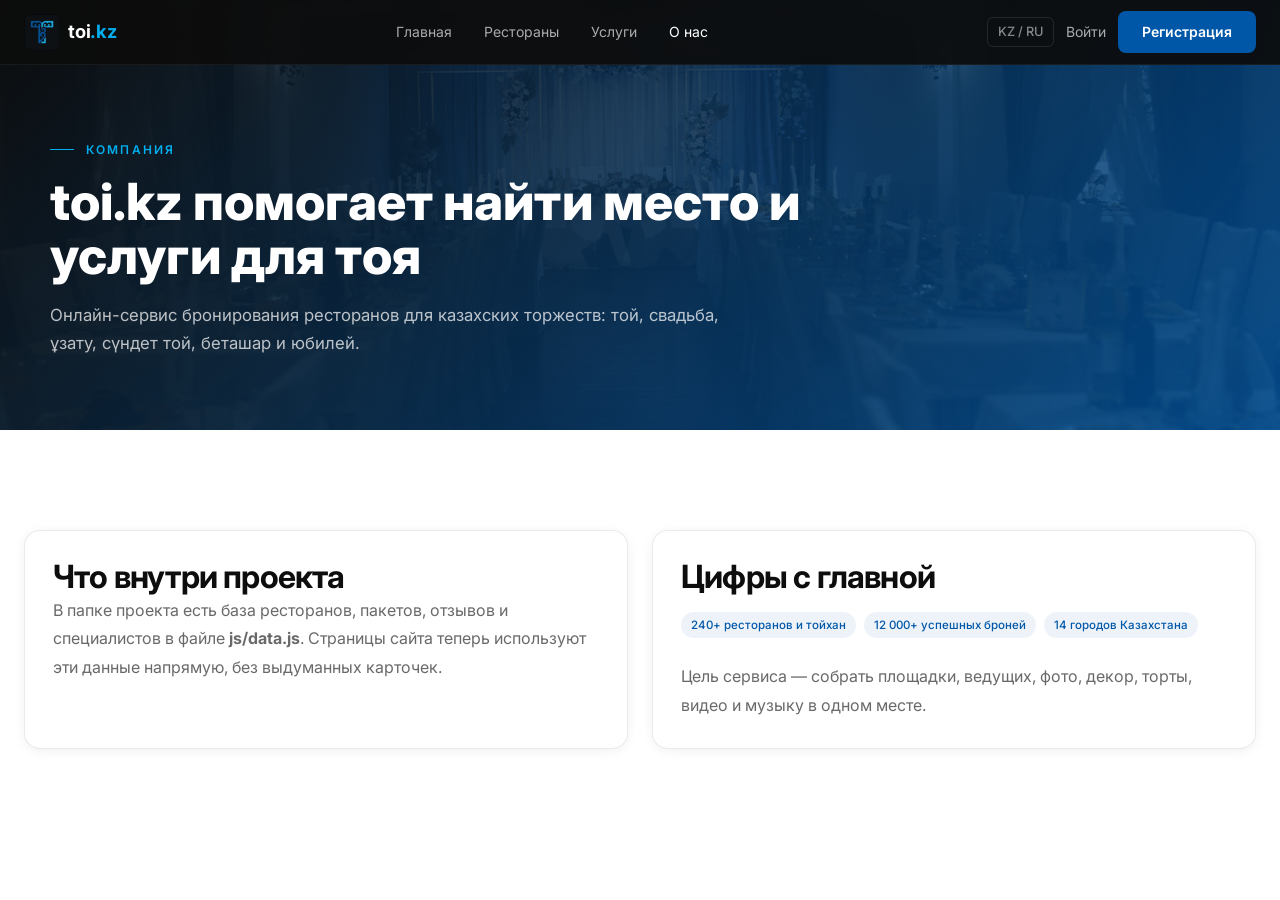
<file: about.html>
<!DOCTYPE html><html lang="ru"><head>
  <meta charset="UTF-8">
  <meta name="viewport" content="width=device-width, initial-scale=1.0">
  <link rel="icon" type="image/png" sizes="32x32" href="img/favicon-32.png">
  <link rel="stylesheet" href="css/style.css">
  <link rel="stylesheet" href="css/components.css">
  <link rel="stylesheet" href="css/responsive.css">
  <link rel="stylesheet" href="css/auth.css">
  <link rel="stylesheet" href="css/pages.css">
  <title>О нас | toi.kz</title>
</head><body>
  <nav class="navbar"><div class="navbar-inner"><a href="index.html" class="navbar-logo"><div class="navbar-logo-icon"><img src="img/logo.png" alt="toi.kz"></div><span class="navbar-logo-text">toi<span>.kz</span></span></a><div class="navbar-links"><a href="index.html">Главная</a><a href="restaurants.html">Рестораны</a><a href="services.html">Услуги</a><a href="about.html" class="active">О нас</a></div><div class="navbar-actions"><span class="navbar-lang">KZ / RU</span><a href="login.html" class="btn-login" style="color:rgba(255,255,255,0.65);">Войти</a><a href="register.html" class="btn-primary">Регистрация</a></div><button class="burger" aria-label="Меню"><span></span><span></span><span></span></button></div></nav>
  <div class="mobile-menu"><a href="index.html">Главная</a><a href="restaurants.html">Рестораны</a><a href="services.html">Услуги</a><a href="about.html">О нас</a><a href="booking.html" class="btn-primary" style="text-align:center;margin-top:8px;">Забронировать</a></div>

  <header class="page-hero">
    <div class="page-hero-inner">
      <div class="section-eyebrow"><div class="section-eyebrow-line" style="background:var(--blue-light)"></div><span class="section-eyebrow-text" style="color:var(--blue-light)">Компания</span></div>
      <h1 class="page-title">toi.kz помогает найти место и услуги для тоя</h1>
      <p class="page-lead">Онлайн-сервис бронирования ресторанов для казахских торжеств: той, свадьба, ұзату, сүндет той, беташар и юбилей.</p>
    </div>
  </header>

  <main class="section section-white">
    <div class="container page-grid-2">
      <div class="detail-panel">
        <h2 class="section-title" style="font-size:2rem;">Что внутри проекта</h2>
        <p style="color:rgba(13,13,13,0.62);line-height:1.8;">В папке проекта есть база ресторанов, пакетов, отзывов и специалистов в файле <strong>js/data.js</strong>. Страницы сайта теперь используют эти данные напрямую, без выдуманных карточек.</p>
      </div>
      <div class="detail-panel">
        <h2 class="section-title" style="font-size:2rem;">Цифры с главной</h2>
        <div class="detail-list"><span class="tag">240+ ресторанов и тойхан</span><span class="tag">12 000+ успешных броней</span><span class="tag">14 городов Казахстана</span></div>
        <p style="color:rgba(13,13,13,0.62);line-height:1.8;">Цель сервиса — собрать площадки, ведущих, фото, декор, торты, видео и музыку в одном месте.</p>
      </div>
    </div>
  </main>

  <script src="js/main.js"></script><script src="js/auth.js"></script>
</body></html>
</file>
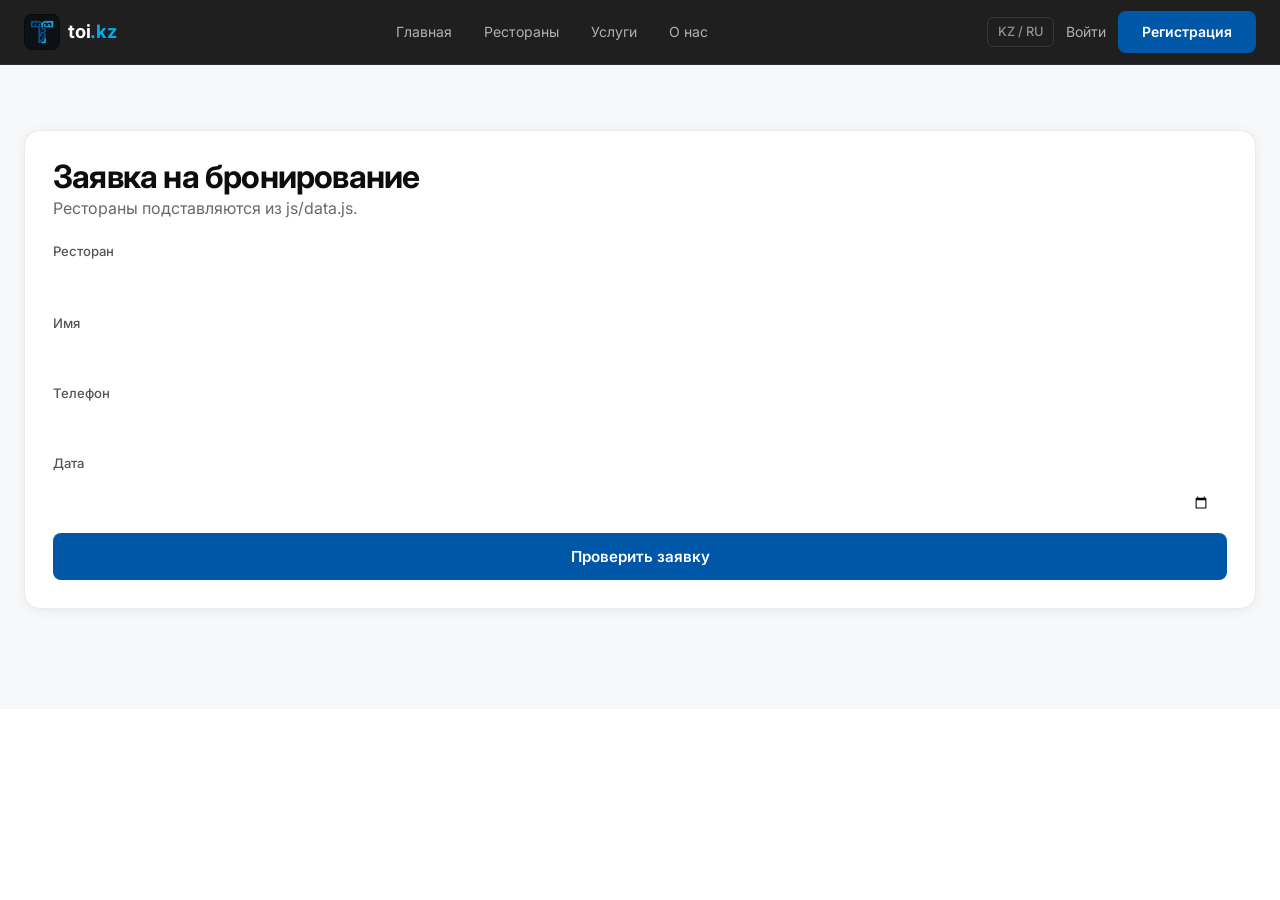
<file: booking.html>
<!DOCTYPE html><html lang="ru"><head>
  <meta charset="UTF-8">
  <meta name="viewport" content="width=device-width, initial-scale=1.0">
  <link rel="icon" type="image/png" sizes="32x32" href="img/favicon-32.png">
  <link rel="stylesheet" href="css/style.css">
  <link rel="stylesheet" href="css/components.css">
  <link rel="stylesheet" href="css/responsive.css">
  <link rel="stylesheet" href="css/auth.css">
  <link rel="stylesheet" href="css/pages.css">
  <title>Бронирование | toi.kz</title>
</head><body>
  <nav class="navbar"><div class="navbar-inner"><a href="index.html" class="navbar-logo"><div class="navbar-logo-icon"><img src="img/logo.png" alt="toi.kz"></div><span class="navbar-logo-text">toi<span>.kz</span></span></a><div class="navbar-links"><a href="index.html">Главная</a><a href="restaurants.html">Рестораны</a><a href="services.html">Услуги</a><a href="about.html">О нас</a></div><div class="navbar-actions"><span class="navbar-lang">KZ / RU</span><a href="login.html" class="btn-login" style="color:rgba(255,255,255,0.65);">Войти</a><a href="register.html" class="btn-primary">Регистрация</a></div><button class="burger" aria-label="Меню"><span></span><span></span><span></span></button></div></nav>
  <main class="section section-light" style="padding-top:130px;">
    <div class="container">
      <div class="booking-card">
        <h1 class="section-title" style="font-size:2rem;">Заявка на бронирование</h1>
        <p style="color:rgba(13,13,13,0.62);margin-bottom:20px;">Рестораны подставляются из js/data.js.</p>
        <div class="auth-success" id="booking-status" style="display:none;margin-bottom:16px;"></div>
        <form id="booking-form" class="auth-form">
          <label class="form-label" for="booking-restaurant" style="color:rgba(13,13,13,0.7)">Ресторан</label>
          <select class="form-input" id="booking-restaurant"></select>
          <label class="form-label" for="booking-name" style="color:rgba(13,13,13,0.7)">Имя</label>
          <input class="form-input" id="booking-name" type="text" required>
          <label class="form-label" for="booking-phone" style="color:rgba(13,13,13,0.7)">Телефон</label>
          <input class="form-input" id="booking-phone" type="tel" required>
          <label class="form-label" for="booking-date" style="color:rgba(13,13,13,0.7)">Дата</label>
          <input class="form-input" id="booking-date" type="date" required>
          <button class="btn-primary auth-btn" type="submit">Проверить заявку</button>
        </form>
      </div>
    </div>
  </main>
  <script src="js/data.js"></script><script src="js/main.js"></script><script src="js/pages.js"></script><script src="js/auth.js"></script>
</body></html>
</file>
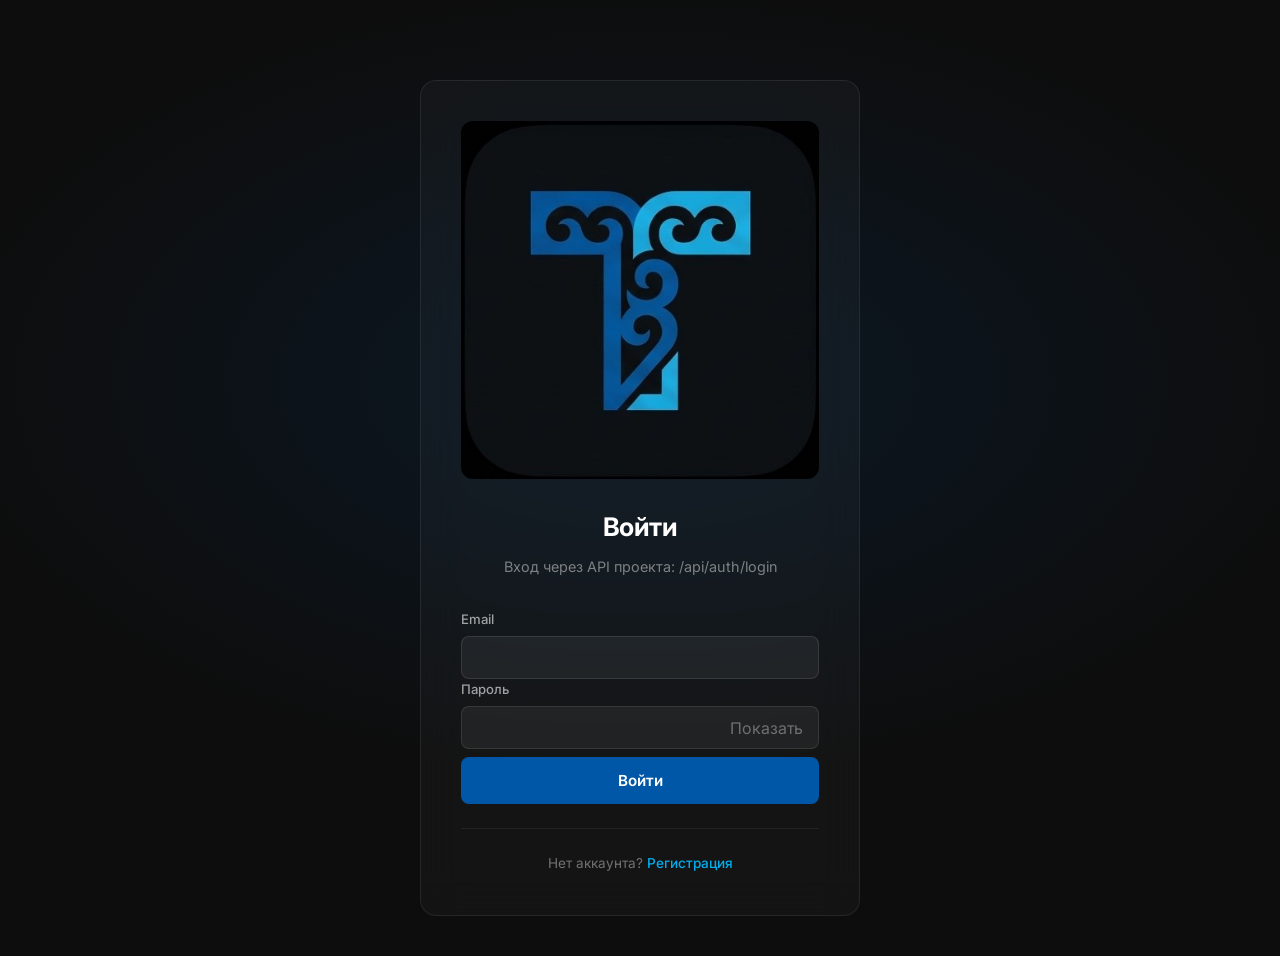
<file: login.html>
<!DOCTYPE html><html lang="ru"><head>
  <meta charset="UTF-8">
  <meta name="viewport" content="width=device-width, initial-scale=1.0">
  <link rel="icon" type="image/png" sizes="32x32" href="img/favicon-32.png">
  <link rel="stylesheet" href="css/style.css">
  <link rel="stylesheet" href="css/components.css">
  <link rel="stylesheet" href="css/auth.css">
  <title>Войти | toi.kz</title>
</head><body class="auth-page">
  <div class="auth-container">
    <div class="auth-card">
      <div class="auth-header">
        <a href="index.html" class="auth-logo"><img src="img/logo.png" alt="toi.kz"></a>
        <h1 class="auth-title">Войти</h1>
        <p class="auth-subtitle">Вход через API проекта: /api/auth/login</p>
      </div>
      <div class="auth-error" id="auth-error" style="display:none;"></div>
      <form class="auth-form" onsubmit="handleLogin(); return false;">
        <label class="form-label" for="login-email">Email</label>
        <input class="form-input" id="login-email" type="email" autocomplete="email" required>
        <label class="form-label" for="login-password">Пароль</label>
        <div class="password-field">
          <input class="form-input" id="login-password" type="password" autocomplete="current-password" required>
          <button class="password-toggle" type="button" onclick="togglePassword('login-password', this)">Показать</button>
        </div>
        <button class="btn-primary auth-btn" id="login-btn" type="submit"><span id="login-btn-text">Войти</span><span id="login-btn-loading" style="display:none;">Загрузка...</span></button>
      </form>
      <div class="auth-footer"><p>Нет аккаунта? <a href="register.html">Регистрация</a></p></div>
    </div>
  </div>
  <script src="js/auth.js"></script>
</body></html>
</file>
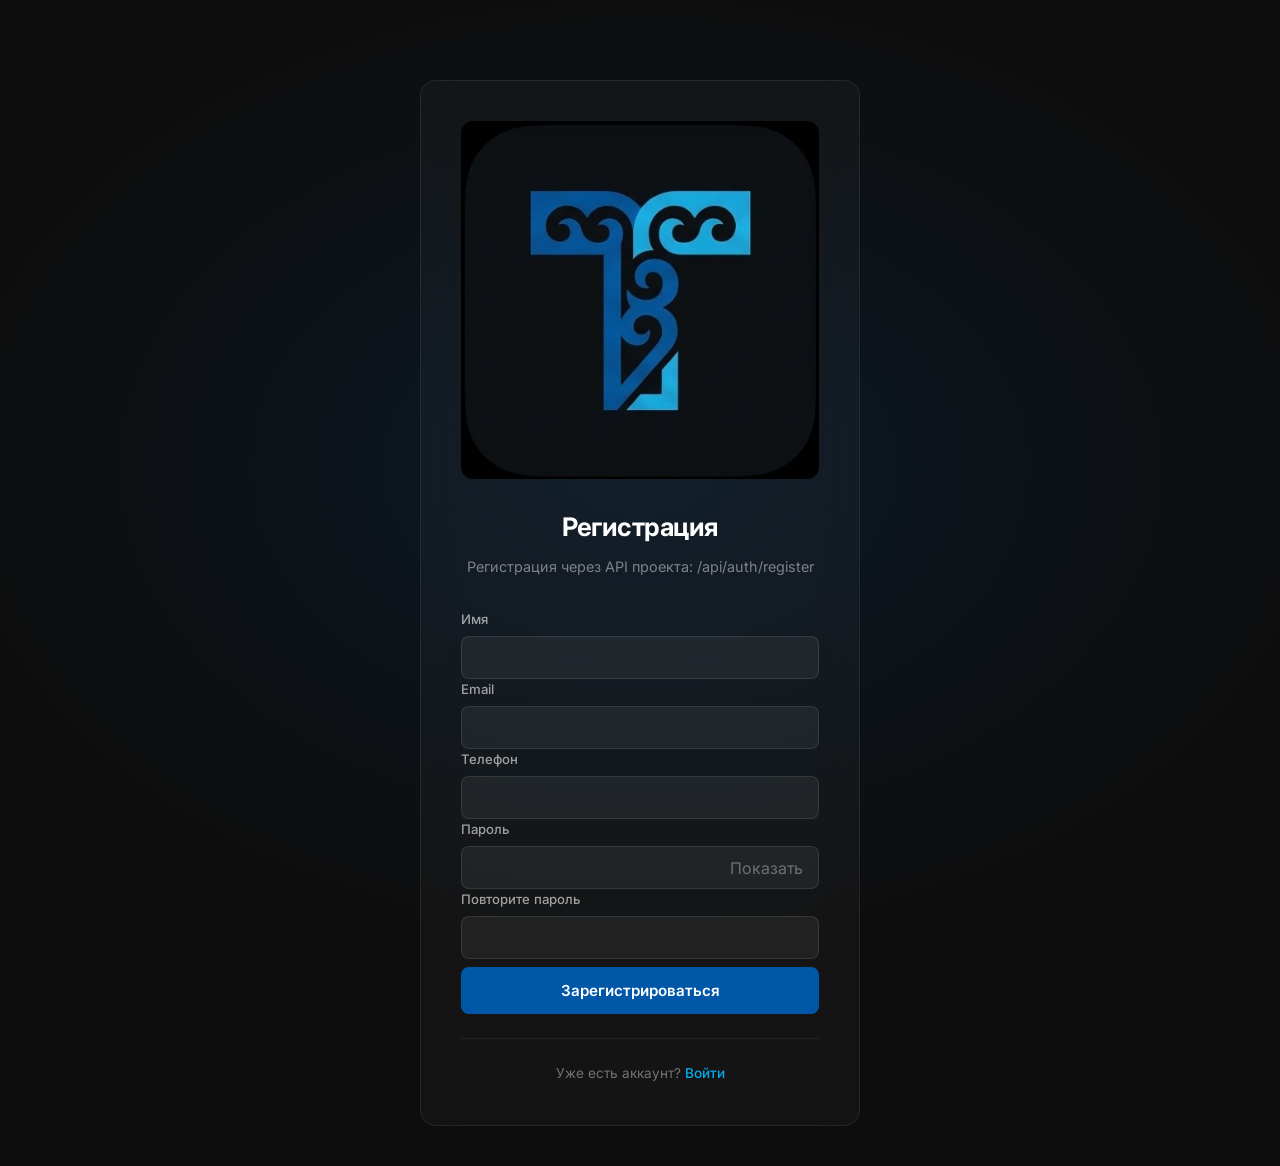
<file: register.html>
<!DOCTYPE html><html lang="ru"><head>
  <meta charset="UTF-8">
  <meta name="viewport" content="width=device-width, initial-scale=1.0">
  <link rel="icon" type="image/png" sizes="32x32" href="img/favicon-32.png">
  <link rel="stylesheet" href="css/style.css">
  <link rel="stylesheet" href="css/components.css">
  <link rel="stylesheet" href="css/auth.css">
  <title>Регистрация | toi.kz</title>
</head><body class="auth-page">
  <div class="auth-container">
    <div class="auth-card">
      <div class="auth-header">
        <a href="index.html" class="auth-logo"><img src="img/logo.png" alt="toi.kz"></a>
        <h1 class="auth-title">Регистрация</h1>
        <p class="auth-subtitle">Регистрация через API проекта: /api/auth/register</p>
      </div>
      <div class="auth-error" id="auth-error" style="display:none;"></div>
      <form class="auth-form" onsubmit="handleRegister(); return false;">
        <label class="form-label" for="reg-name">Имя</label>
        <input class="form-input" id="reg-name" type="text" autocomplete="name" required>
        <label class="form-label" for="reg-email">Email</label>
        <input class="form-input" id="reg-email" type="email" autocomplete="email" required>
        <label class="form-label" for="reg-phone">Телефон</label>
        <input class="form-input" id="reg-phone" type="tel" autocomplete="tel">
        <label class="form-label" for="reg-password">Пароль</label>
        <div class="password-field">
          <input class="form-input" id="reg-password" type="password" autocomplete="new-password" required>
          <button class="password-toggle" type="button" onclick="togglePassword('reg-password', this)">Показать</button>
        </div>
        <label class="form-label" for="reg-password2">Повторите пароль</label>
        <input class="form-input" id="reg-password2" type="password" autocomplete="new-password" required>
        <button class="btn-primary auth-btn" id="reg-btn" type="submit"><span id="reg-btn-text">Зарегистрироваться</span><span id="reg-btn-loading" style="display:none;">Загрузка...</span></button>
      </form>
      <div class="auth-footer"><p>Уже есть аккаунт? <a href="login.html">Войти</a></p></div>
    </div>
  </div>
  <script src="js/auth.js"></script>
</body></html>
</file>
<file: css/style.css>
/* ===================================================
   style.css — Основные стили toi.kz
   =================================================== */

@import url('https://fonts.googleapis.com/css2?family=Inter:wght@300;400;500;600;700;800&display=swap');

/* === CSS Переменные === */
:root {
  --blue: #0057A8;
  --blue-light: #00AEEF;
  --black: #0D0D0D;
  --white: #FFFFFF;
  --gray: #6B7280;
  --gray-light: #9CA3AF;
  --bg-card: #F8FAFC;
  --bg-section: #F7F8FA;
  --border: rgba(0,0,0,0.08);
  --border-light: rgba(255,255,255,0.08);
  --font: 'Inter', -apple-system, BlinkMacSystemFont, sans-serif;
  --radius: 12px;
  --radius-sm: 8px;
  --radius-lg: 16px;
  --radius-xl: 20px;
  --shadow: 0 2px 12px rgba(0,0,0,0.06);
  --shadow-hover: 0 16px 48px rgba(0,87,168,0.12), 0 4px 16px rgba(0,0,0,0.08);
  --transition: 0.3s cubic-bezier(0.4, 0, 0.2, 1);
}

/* === Сброс стилей === */
*, *::before, *::after {
  margin: 0;
  padding: 0;
  box-sizing: border-box;
}

html {
  scroll-behavior: smooth;
  font-size: 16px;
}

body {
  font-family: var(--font);
  color: var(--black);
  background: var(--white);
  line-height: 1.6;
  -webkit-font-smoothing: antialiased;
  -moz-osx-font-smoothing: grayscale;
}

img {
  max-width: 100%;
  display: block;
}

a {
  text-decoration: none;
  color: inherit;
  transition: var(--transition);
}

ul, ol {
  list-style: none;
}

input, button, textarea, select {
  font-family: var(--font);
  font-size: 1rem;
  border: none;
  outline: none;
  background: none;
}

button {
  cursor: pointer;
}

/* === Контейнер === */
.container {
  max-width: 1280px;
  margin: 0 auto;
  padding: 0 24px;
}

/* === NAVBAR === */
.navbar {
  position: fixed;
  top: 0;
  left: 0;
  right: 0;
  z-index: 1000;
  background: rgba(13,13,13,0.92);
  backdrop-filter: blur(16px);
  -webkit-backdrop-filter: blur(16px);
  border-bottom: 1px solid rgba(255,255,255,0.06);
  transition: var(--transition);
}

.navbar.scrolled {
  box-shadow: 0 4px 30px rgba(0,0,0,0.3);
}

.navbar-inner {
  max-width: 1280px;
  margin: 0 auto;
  padding: 0 24px;
  display: flex;
  align-items: center;
  justify-content: space-between;
  height: 64px;
}

.navbar-logo {
  display: flex;
  align-items: center;
  gap: 8px;
}

.navbar-logo-icon {
  display: flex;
  align-items: center;
  justify-content: center;
  width: 36px;
  height: 36px;
  border-radius: 8px;
  overflow: hidden;
  flex-shrink: 0;
}

.navbar-logo-icon img {
  width: 100%;
  height: 100%;
  object-fit: cover;
}

.navbar-logo-text {
  font-weight: 700;
  font-size: 1.15rem;
  color: var(--white);
  letter-spacing: -0.01em;
}

.navbar-logo-text span {
  color: var(--blue-light);
}

.navbar-links {
  display: flex;
  align-items: center;
  gap: 32px;
}

.navbar-links a {
  font-size: 0.875rem;
  font-weight: 400;
  color: rgba(255,255,255,0.65);
}

.navbar-links a:hover,
.navbar-links a.active {
  color: var(--white);
}

.navbar-actions {
  display: flex;
  align-items: center;
  gap: 12px;
}

.navbar-lang {
  font-size: 0.8rem;
  font-weight: 500;
  color: rgba(255,255,255,0.5);
  padding: 4px 10px;
  border-radius: 6px;
  border: 1px solid rgba(255,255,255,0.1);
  cursor: pointer;
  transition: var(--transition);
}

.navbar-lang:hover {
  border-color: rgba(255,255,255,0.3);
  color: var(--white);
}

.btn-login {
  font-size: 0.875rem;
  color: rgba(255,255,255,0.65);
  padding: 8px 0;
}

.btn-login:hover {
  color: var(--white);
}

/* === Кнопка бронирования === */
.btn-primary {
  display: inline-flex;
  align-items: center;
  justify-content: center;
  padding: 10px 24px;
  background: var(--blue);
  color: var(--white);
  font-size: 0.875rem;
  font-weight: 600;
  border-radius: var(--radius-sm);
  transition: var(--transition);
}

.btn-primary:hover {
  background: var(--blue-light);
  transform: translateY(-2px);
  box-shadow: 0 4px 16px rgba(0,87,168,0.35);
}

.btn-secondary {
  display: inline-flex;
  align-items: center;
  justify-content: center;
  padding: 10px 24px;
  background: rgba(0,87,168,0.08);
  color: var(--blue);
  font-size: 0.875rem;
  font-weight: 600;
  border-radius: var(--radius-sm);
  border: 1px solid rgba(0,87,168,0.15);
  transition: var(--transition);
}

.btn-secondary:hover {
  background: var(--blue);
  color: var(--white);
  transform: translateY(-2px);
  border-color: transparent;
}

.btn-outline {
  display: inline-flex;
  align-items: center;
  justify-content: center;
  padding: 10px 24px;
  background: transparent;
  color: var(--white);
  font-size: 0.875rem;
  font-weight: 500;
  border-radius: var(--radius-sm);
  border: 1px solid rgba(255,255,255,0.2);
  transition: var(--transition);
}

.btn-outline:hover {
  border-color: var(--blue-light);
  color: var(--blue-light);
}

/* === Бургер-меню === */
.burger {
  display: none;
  flex-direction: column;
  gap: 5px;
  background: none;
  border: none;
  cursor: pointer;
  padding: 4px;
}

.burger span {
  display: block;
  width: 22px;
  height: 2px;
  background: var(--white);
  border-radius: 2px;
  transition: var(--transition);
}

.burger.active span:nth-child(1) {
  transform: rotate(45deg) translate(5px, 5px);
}

.burger.active span:nth-child(2) {
  opacity: 0;
}

.burger.active span:nth-child(3) {
  transform: rotate(-45deg) translate(5px, -5px);
}

.mobile-menu {
  display: none;
  position: fixed;
  top: 64px;
  left: 0;
  right: 0;
  background: rgba(13,13,13,0.98);
  padding: 24px;
  flex-direction: column;
  gap: 16px;
  z-index: 999;
}

.mobile-menu.active {
  display: flex;
}

.mobile-menu a {
  font-size: 0.95rem;
  color: rgba(255,255,255,0.75);
  padding: 8px 0;
}

/* === HERO СЕКЦИЯ === */
.hero {
  position: relative;
  min-height: 100vh;
  display: flex;
  flex-direction: column;
  align-items: center;
  justify-content: center;
  background: var(--black);
  overflow: hidden;
  padding: 80px 24px 60px;
}

/* Фоновое фото ресторана с размытием */
.hero::before {
  content: '';
  position: absolute;
  inset: 0;
  background: url('../img/hero-bg.jpg') center/cover no-repeat;
  filter: blur(8px) brightness(0.3);
  transform: scale(1.05); /* убирает белые края от blur */
  z-index: 0;
}

.hero-pattern {
  position: absolute;
  inset: 0;
  width: 100%;
  height: 100%;
  opacity: 0.045;
}

.hero-glow {
  position: absolute;
  inset: 0;
  background: radial-gradient(ellipse 70% 55% at 50% 45%, rgba(0,87,168,0.18) 0%, transparent 70%);
  pointer-events: none;
}

.hero-ornament {
  position: absolute;
  opacity: 0.06;
  pointer-events: none;
}

.hero-ornament.top-right {
  top: 80px;
  right: 40px;
}

.hero-ornament.bottom-left {
  bottom: 40px;
  left: 40px;
  transform: rotate(30deg);
}

.hero-content {
  position: relative;
  z-index: 10;
  max-width: 800px;
  text-align: center;
}

.hero-eyebrow {
  display: inline-flex;
  align-items: center;
  gap: 12px;
  margin-bottom: 32px;
}

.hero-eyebrow-line {
  width: 32px;
  height: 1px;
  background: var(--blue-light);
}

.hero-eyebrow-text {
  font-size: 0.75rem;
  font-weight: 500;
  letter-spacing: 0.2em;
  text-transform: uppercase;
  color: var(--blue-light);
}

.hero-title {
  font-weight: 800;
  font-size: clamp(2.2rem, 6vw, 4.2rem);
  line-height: 1.1;
  letter-spacing: -0.03em;
  color: var(--white);
  margin-bottom: 8px;
}

.hero-subtitle {
  font-weight: 700;
  font-size: clamp(1.6rem, 4.5vw, 3rem);
  line-height: 1.2;
  letter-spacing: -0.02em;
  color: var(--blue-light);
  margin-bottom: 32px;
}

.hero-desc {
  font-size: 1.05rem;
  font-weight: 400;
  line-height: 1.7;
  color: rgba(255,255,255,0.55);
  max-width: 600px;
  margin: 0 auto 48px;
}

/* Строка поиска героя */
.hero-search {
  max-width: 700px;
  margin: 0 auto 32px;
}

.hero-search-bar {
  display: flex;
  align-items: stretch;
  border-radius: var(--radius);
  background: rgba(255,255,255,0.06);
  border: 1px solid rgba(255,255,255,0.12);
  backdrop-filter: blur(12px);
  overflow: hidden;
}

.search-field {
  display: flex;
  align-items: center;
  gap: 12px;
  flex: 1;
  padding: 16px 20px;
}

.search-field svg {
  color: rgba(255,255,255,0.4);
  flex-shrink: 0;
}

.search-field select,
.search-field input {
  flex: 1;
  background: transparent;
  color: var(--white);
  font-size: 0.875rem;
  font-weight: 400;
}

.search-field select {
  -webkit-appearance: none;
  appearance: none;
  cursor: pointer;
}

.search-field select option {
  background: var(--black);
  color: var(--white);
}

.search-field input::placeholder,
.search-field select {
  color: rgba(255,255,255,0.4);
}

.search-divider {
  width: 1px;
  background: rgba(255,255,255,0.1);
  align-self: stretch;
}

.search-btn {
  padding: 16px 28px;
  background: var(--blue);
  color: var(--white);
  font-size: 0.875rem;
  font-weight: 600;
  white-space: nowrap;
  transition: var(--transition);
  flex-shrink: 0;
}

.search-btn:hover {
  background: var(--blue-light);
}

/* Статистика героя */
.hero-stats {
  display: flex;
  flex-wrap: wrap;
  align-items: center;
  justify-content: center;
  gap: 48px;
  margin-top: 40px;
}

.hero-stat-value {
  font-weight: 700;
  font-size: 1.5rem;
  color: var(--white);
  line-height: 1.2;
}

.hero-stat-label {
  font-size: 0.78rem;
  font-weight: 400;
  color: rgba(255,255,255,0.4);
  margin-top: 2px;
}

.hero-scroll {
  position: absolute;
  bottom: 32px;
  left: 50%;
  transform: translateX(-50%);
  display: flex;
  flex-direction: column;
  align-items: center;
  gap: 4px;
  color: rgba(255,255,255,0.25);
  font-size: 0.7rem;
  letter-spacing: 0.1em;
  text-transform: uppercase;
  animation: bobble 2s ease-in-out infinite;
}

@keyframes bobble {
  0%, 100% { transform: translateX(-50%) translateY(0); }
  50% { transform: translateX(-50%) translateY(8px); }
}

/* === СЕКЦИЯ ТИПОВ МЕРОПРИЯТИЙ === */
.section {
  padding: 100px 0;
}

.section-light {
  background: var(--bg-section);
}

.section-dark {
  background: var(--black);
}

.section-white {
  background: var(--white);
}

.section-eyebrow {
  display: flex;
  align-items: center;
  gap: 12px;
  margin-bottom: 16px;
}

.section-eyebrow-line {
  width: 24px;
  height: 1px;
  background: var(--blue);
}

.section-eyebrow-text {
  font-size: 0.75rem;
  font-weight: 600;
  letter-spacing: 0.18em;
  text-transform: uppercase;
  color: var(--blue);
}

.section-dark .section-eyebrow-line {
  background: var(--blue-light);
}

.section-dark .section-eyebrow-text {
  color: var(--blue-light);
}

.section-title {
  font-weight: 700;
  font-size: clamp(1.8rem, 3.5vw, 2.8rem);
  letter-spacing: -0.025em;
  color: var(--black);
  line-height: 1.15;
}

.section-dark .section-title {
  color: var(--white);
}

.section-header {
  margin-bottom: 48px;
}

.section-header-row {
  display: flex;
  align-items: flex-end;
  justify-content: space-between;
  gap: 16px;
}

.section-link {
  font-weight: 500;
  font-size: 0.875rem;
  color: var(--blue);
  white-space: nowrap;
  flex-shrink: 0;
}

.section-link:hover {
  color: var(--blue-light);
}

/* === Типы мероприятий (карточки) === */
.event-types {
  display: grid;
  grid-template-columns: repeat(6, 1fr);
  gap: 16px;
  margin-bottom: 0;
}

.event-type-card {
  display: flex;
  flex-direction: column;
  align-items: center;
  gap: 12px;
  padding: 28px 16px;
  background: var(--white);
  border: 1px solid var(--border);
  border-radius: var(--radius);
  cursor: pointer;
  transition: var(--transition);
  text-align: center;
}

.event-type-card:hover {
  border-color: rgba(0,87,168,0.4);
  box-shadow: var(--shadow-hover);
  transform: translateY(-4px);
}

.event-type-emoji {
  font-size: 2rem;
}

.event-type-name {
  font-size: 0.85rem;
  font-weight: 600;
  color: var(--black);
}

.event-type-name-kz {
  font-size: 0.72rem;
  color: var(--gray);
  font-weight: 400;
}

/* === КАК ЭТО РАБОТАЕТ === */
.steps-grid {
  display: grid;
  grid-template-columns: repeat(3, 1fr);
  gap: 0;
  position: relative;
}

.steps-connector {
  position: absolute;
  top: 80px;
  left: calc(33.33% - 24px);
  right: calc(33.33% - 24px);
  height: 1px;
  background: linear-gradient(90deg, var(--blue) 0%, var(--blue-light) 50%, var(--blue) 100%);
  opacity: 0.25;
}

.step {
  display: flex;
  flex-direction: column;
  align-items: center;
  text-align: center;
  padding: 0 32px;
}

.step-icon-wrap {
  position: relative;
  width: 64px;
  height: 64px;
  display: flex;
  align-items: center;
  justify-content: center;
  border-radius: var(--radius-lg);
  background: rgba(0,87,168,0.06);
  border: 1px solid rgba(0,87,168,0.12);
  margin-bottom: 24px;
  flex-shrink: 0;
}

.step-number {
  position: absolute;
  top: -8px;
  right: -8px;
  width: 22px;
  height: 22px;
  border-radius: 50%;
  background: var(--blue);
  color: var(--white);
  font-size: 0.6rem;
  font-weight: 700;
  display: flex;
  align-items: center;
  justify-content: center;
}

.step-title-kz {
  font-size: 0.72rem;
  color: var(--blue-light);
  letter-spacing: 0.05em;
  margin-bottom: 2px;
}

.step-title {
  font-size: 1.1rem;
  font-weight: 600;
  color: var(--black);
  margin-bottom: 12px;
}

.step-desc {
  font-size: 0.875rem;
  color: rgba(13,13,13,0.55);
  line-height: 1.65;
  max-width: 260px;
}

/* === CTA баннер === */
.cta-banner {
  margin-top: 80px;
  border-radius: var(--radius-lg);
  padding: 40px 32px;
  background: var(--black);
  display: flex;
  align-items: center;
  justify-content: space-between;
  gap: 24px;
}

.cta-banner-title {
  font-weight: 700;
  font-size: 1.3rem;
  color: var(--white);
  letter-spacing: -0.01em;
}

.cta-banner-desc {
  font-size: 0.875rem;
  color: rgba(255,255,255,0.45);
  margin-top: 4px;
}

.cta-banner-blue {
  background: var(--blue);
}

.cta-banner-blue .cta-banner-desc {
  color: rgba(255,255,255,0.7);
}

/* === ОТЗЫВЫ === */
.testimonial-header-row {
  display: flex;
  flex-direction: column;
  gap: 16px;
  margin-bottom: 56px;
}

.testimonial-rating-summary {
  display: flex;
  align-items: center;
  gap: 12px;
}

.testimonial-stars {
  display: flex;
  gap: 2px;
}

.testimonial-stars svg {
  fill: var(--blue-light);
  color: var(--blue-light);
}

.testimonial-score {
  font-weight: 700;
  font-size: 1.3rem;
  color: var(--white);
}

.testimonial-count {
  font-size: 0.8rem;
  color: rgba(255,255,255,0.4);
  margin-left: 6px;
}

.testimonials-grid {
  display: grid;
  grid-template-columns: repeat(3, 1fr);
  gap: 20px;
}

.testimonial-card {
  border-radius: var(--radius-lg);
  padding: 28px;
  background: rgba(255,255,255,0.04);
  border: 1px solid rgba(255,255,255,0.07);
  transition: var(--transition);
}

.testimonial-card:hover {
  border-color: rgba(0,174,239,0.2);
}

.testimonial-card-stars {
  display: flex;
  gap: 3px;
  margin-bottom: 20px;
}

.testimonial-card-stars svg {
  fill: var(--blue-light);
  color: var(--blue-light);
}

.testimonial-text {
  font-size: 0.9rem;
  color: rgba(255,255,255,0.7);
  line-height: 1.7;
  margin-bottom: 24px;
}

.testimonial-author {
  display: flex;
  align-items: center;
  gap: 12px;
}

.testimonial-avatar {
  width: 40px;
  height: 40px;
  border-radius: 50%;
  display: flex;
  align-items: center;
  justify-content: center;
  font-weight: 700;
  font-size: 0.7rem;
  color: var(--white);
  flex-shrink: 0;
}

.testimonial-name {
  font-weight: 600;
  font-size: 0.85rem;
  color: var(--white);
}

.testimonial-event {
  font-size: 0.75rem;
  color: rgba(255,255,255,0.35);
}

/* === FOOTER === */
.footer {
  background: var(--black);
  border-top: 1px solid rgba(255,255,255,0.05);
}

.footer-main {
  max-width: 1280px;
  margin: 0 auto;
  padding: 64px 24px;
  display: grid;
  grid-template-columns: 2fr 1fr 1fr 1fr;
  gap: 40px;
}

.footer-brand p {
  font-size: 0.85rem;
  color: rgba(255,255,255,0.4);
  line-height: 1.7;
  max-width: 300px;
  margin-bottom: 24px;
}

.footer-social {
  display: flex;
  gap: 12px;
}

.footer-social a {
  width: 36px;
  height: 36px;
  border-radius: var(--radius-sm);
  display: flex;
  align-items: center;
  justify-content: center;
  background: rgba(255,255,255,0.06);
  border: 1px solid rgba(255,255,255,0.08);
  color: rgba(255,255,255,0.5);
  transition: var(--transition);
}

.footer-social a:hover {
  background: var(--blue);
  color: var(--white);
  border-color: var(--blue);
}

.footer-col-title {
  font-weight: 600;
  font-size: 0.8rem;
  color: var(--white);
  letter-spacing: 0.08em;
  text-transform: uppercase;
  margin-bottom: 16px;
}

.footer-col ul li {
  margin-bottom: 10px;
}

.footer-col ul a {
  font-size: 0.85rem;
  color: rgba(255,255,255,0.45);
}

.footer-col ul a:hover {
  color: var(--white);
}

.footer-bottom {
  border-top: 1px solid rgba(255,255,255,0.05);
  padding: 20px 24px;
}

.footer-bottom-inner {
  max-width: 1280px;
  margin: 0 auto;
  display: flex;
  align-items: center;
  justify-content: space-between;
  gap: 12px;
}

.footer-copyright {
  font-size: 0.78rem;
  color: rgba(255,255,255,0.25);
}

.footer-legal {
  display: flex;
  gap: 20px;
}

.footer-legal a {
  font-size: 0.78rem;
  color: rgba(255,255,255,0.25);
}

.footer-legal a:hover {
  color: rgba(255,255,255,0.6);
}

/* === АНИМАЦИИ ПРИ СКРОЛЛЕ === */
.animate-on-scroll {
  opacity: 0;
  transform: translateY(30px);
  transition: opacity 0.6s ease, transform 0.6s ease;
}

.animate-on-scroll.visible {
  opacity: 1;
  transform: translateY(0);
}

/* === СКЕЛЕТОН-ЗАГРУЗКА === */
.skeleton {
  background: linear-gradient(90deg, #f0f0f0 25%, #e0e0e0 50%, #f0f0f0 75%);
  background-size: 200% 100%;
  animation: skeleton-loading 1.5s ease-in-out infinite;
  border-radius: var(--radius-sm);
}

@keyframes skeleton-loading {
  0% { background-position: 200% 0; }
  100% { background-position: -200% 0; }
}

/* === PAGE TITLE (для внутренних страниц) === */
.page-hero {
  background: var(--black);
  padding: 120px 0 60px;
  position: relative;
  overflow: hidden;
}

.page-hero .hero-pattern {
  opacity: 0.03;
}

.page-hero-title {
  font-weight: 800;
  font-size: clamp(2rem, 4vw, 3rem);
  color: var(--white);
  letter-spacing: -0.02em;
  margin-bottom: 8px;
}

.page-hero-subtitle {
  font-size: 1rem;
  color: rgba(255,255,255,0.5);
}

/* === BREADCRUMBS === */
.breadcrumbs {
  display: flex;
  gap: 8px;
  font-size: 0.8rem;
  color: rgba(255,255,255,0.4);
  margin-bottom: 24px;
}

.breadcrumbs a {
  color: rgba(255,255,255,0.4);
}

.breadcrumbs a:hover {
  color: var(--blue-light);
}

.breadcrumbs .separator {
  color: rgba(255,255,255,0.2);
}

.breadcrumbs .current {
  color: rgba(255,255,255,0.7);
}
</file>
<file: css/components.css>
/* ===================================================
   components.css — Компоненты toi.kz
   Карточки, формы, табы, фильтры, модалы
   =================================================== */

/* === КАРТОЧКА РЕСТОРАНА === */
.restaurant-card {
  border-radius: var(--radius-lg);
  overflow: hidden;
  background: var(--white);
  border: 1px solid var(--border);
  box-shadow: var(--shadow);
  transition: var(--transition);
  cursor: pointer;
}

.restaurant-card:hover {
  border-color: rgba(0,87,168,0.4);
  box-shadow: var(--shadow-hover);
  transform: translateY(-4px);
}

.restaurant-card-image {
  position: relative;
  height: 210px;
  overflow: hidden;
}

.restaurant-card-image img {
  width: 100%;
  height: 100%;
  object-fit: cover;
  transition: transform 0.5s ease;
}

.restaurant-card:hover .restaurant-card-image img {
  transform: scale(1.04);
}

.restaurant-card-overlay {
  position: absolute;
  inset: 0;
  background: linear-gradient(to top, rgba(13,13,13,0.55) 0%, transparent 55%);
}

.restaurant-card-badge {
  position: absolute;
  top: 12px;
  left: 12px;
  padding: 4px 10px;
  border-radius: var(--radius-sm);
  background: var(--blue);
  color: var(--white);
  font-size: 0.65rem;
  font-weight: 600;
  letter-spacing: 0.05em;
  text-transform: uppercase;
}

.restaurant-card-rating {
  position: absolute;
  bottom: 12px;
  right: 12px;
  display: flex;
  align-items: center;
  gap: 4px;
  padding: 4px 8px;
  border-radius: var(--radius-sm);
  background: rgba(13,13,13,0.75);
  backdrop-filter: blur(8px);
}

.restaurant-card-rating svg {
  fill: var(--blue-light);
  color: var(--blue-light);
}

.restaurant-card-rating .score {
  font-weight: 600;
  font-size: 0.75rem;
  color: var(--white);
}

.restaurant-card-rating .count {
  font-size: 0.7rem;
  color: rgba(255,255,255,0.55);
}

.restaurant-card-body {
  padding: 20px;
}

.restaurant-card-name {
  font-weight: 600;
  font-size: 1rem;
  color: var(--black);
  line-height: 1.3;
}

.restaurant-card-name-kz {
  font-size: 0.72rem;
  color: rgba(13,13,13,0.35);
  letter-spacing: 0.03em;
}

.restaurant-card-location {
  display: flex;
  align-items: center;
  gap: 6px;
  margin-top: 10px;
  margin-bottom: 16px;
}

.restaurant-card-location svg {
  color: var(--blue-light);
  flex-shrink: 0;
}

.restaurant-card-location span {
  font-size: 0.8rem;
  color: rgba(13,13,13,0.55);
}

.restaurant-card-details {
  display: flex;
  align-items: center;
  justify-content: space-between;
  padding: 12px 0;
  border-top: 1px solid rgba(0,0,0,0.06);
  border-bottom: 1px solid rgba(0,0,0,0.06);
  margin-bottom: 16px;
}

.restaurant-card-capacity {
  display: flex;
  align-items: center;
  gap: 6px;
  font-size: 0.8rem;
  color: rgba(13,13,13,0.55);
}

.restaurant-card-capacity svg {
  color: rgba(13,13,13,0.4);
}

.restaurant-card-price {
  font-weight: 700;
  font-size: 0.95rem;
  color: var(--blue);
}

.restaurant-card-price small {
  font-weight: 400;
  font-size: 0.72rem;
  color: rgba(13,13,13,0.4);
}

.restaurant-card-tags {
  display: flex;
  flex-wrap: wrap;
  gap: 6px;
  margin-bottom: 20px;
}

.tag {
  padding: 4px 10px;
  border-radius: 50px;
  font-size: 0.72rem;
  font-weight: 500;
  background: rgba(0,87,168,0.07);
  color: var(--blue);
}

.restaurant-card-btn {
  width: 100%;
  padding: 10px;
  border-radius: var(--radius);
  font-size: 0.85rem;
  font-weight: 600;
  background: rgba(0,87,168,0.08);
  color: var(--blue);
  border: 1px solid rgba(0,87,168,0.15);
  transition: var(--transition);
}

.restaurant-card:hover .restaurant-card-btn {
  background: var(--blue);
  color: var(--white);
  border-color: transparent;
}

/* === ФИЛЬТРЫ (каталог) === */
.filters-sidebar {
  background: var(--white);
  border-radius: var(--radius);
  border: 1px solid var(--border);
  padding: 24px;
}

.filter-group {
  margin-bottom: 24px;
  padding-bottom: 24px;
  border-bottom: 1px solid rgba(0,0,0,0.06);
}

.filter-group:last-child {
  margin-bottom: 0;
  padding-bottom: 0;
  border-bottom: none;
}

.filter-group-title {
  font-weight: 600;
  font-size: 0.85rem;
  color: var(--black);
  margin-bottom: 12px;
}

.filter-checkbox {
  display: flex;
  align-items: center;
  gap: 10px;
  margin-bottom: 8px;
  cursor: pointer;
  font-size: 0.85rem;
  color: rgba(13,13,13,0.7);
}

.filter-checkbox input[type="checkbox"] {
  width: 18px;
  height: 18px;
  accent-color: var(--blue);
  cursor: pointer;
}

.filter-range {
  width: 100%;
  margin-top: 8px;
}

.filter-range input[type="range"] {
  width: 100%;
  height: 4px;
  border-radius: 4px;
  background: rgba(0,0,0,0.1);
  outline: none;
  -webkit-appearance: none;
  appearance: none;
}

.filter-range input[type="range"]::-webkit-slider-thumb {
  -webkit-appearance: none;
  width: 18px;
  height: 18px;
  border-radius: 50%;
  background: var(--blue);
  cursor: pointer;
}

.filter-range-values {
  display: flex;
  justify-content: space-between;
  margin-top: 8px;
  font-size: 0.78rem;
  color: var(--gray);
}

/* === СОРТИРОВКА И ПЕРЕКЛЮЧАТЕЛЬ ВИДА === */
.catalog-toolbar {
  display: flex;
  align-items: center;
  justify-content: space-between;
  margin-bottom: 24px;
  gap: 16px;
  flex-wrap: wrap;
}

.catalog-count {
  font-size: 0.9rem;
  color: var(--gray);
}

.catalog-count strong {
  color: var(--black);
  font-weight: 600;
}

.catalog-actions {
  display: flex;
  align-items: center;
  gap: 12px;
}

.sort-select {
  padding: 8px 12px;
  border: 1px solid var(--border);
  border-radius: var(--radius-sm);
  font-size: 0.85rem;
  color: var(--black);
  cursor: pointer;
  background: var(--white);
}

.view-toggle {
  display: flex;
  gap: 4px;
}

.view-toggle button {
  width: 36px;
  height: 36px;
  display: flex;
  align-items: center;
  justify-content: center;
  border-radius: var(--radius-sm);
  border: 1px solid var(--border);
  color: var(--gray);
  transition: var(--transition);
}

.view-toggle button.active {
  background: var(--blue);
  border-color: var(--blue);
  color: var(--white);
}

/* === ТАБЫ === */
.tabs {
  display: flex;
  gap: 4px;
  margin-bottom: 32px;
  border-bottom: 1px solid var(--border);
  overflow-x: auto;
}

.tab {
  padding: 12px 20px;
  font-size: 0.875rem;
  font-weight: 500;
  color: var(--gray);
  border-bottom: 2px solid transparent;
  transition: var(--transition);
  white-space: nowrap;
  cursor: pointer;
}

.tab:hover {
  color: var(--black);
}

.tab.active {
  color: var(--blue);
  border-bottom-color: var(--blue);
  font-weight: 600;
}

/* Pill табы */
.pills {
  display: flex;
  flex-wrap: wrap;
  gap: 8px;
  margin-bottom: 40px;
}

.pill {
  padding: 10px 20px;
  border-radius: 50px;
  font-size: 0.875rem;
  font-weight: 400;
  background: var(--white);
  color: rgba(13,13,13,0.6);
  border: 1px solid rgba(0,0,0,0.1);
  cursor: pointer;
  transition: var(--transition);
}

.pill:hover {
  border-color: var(--blue);
  color: var(--blue);
}

.pill.active {
  background: var(--blue);
  color: var(--white);
  border-color: var(--blue);
  font-weight: 600;
  box-shadow: 0 4px 16px rgba(0,87,168,0.25);
}

/* === ФОРМЫ === */
.form-group {
  margin-bottom: 20px;
}

.form-label {
  display: block;
  font-size: 0.85rem;
  font-weight: 500;
  color: var(--black);
  margin-bottom: 6px;
}

.form-input {
  width: 100%;
  padding: 12px 16px;
  border: 1px solid var(--border);
  border-radius: var(--radius-sm);
  font-size: 0.9rem;
  color: var(--black);
  background: var(--white);
  transition: var(--transition);
}

.form-input:focus {
  border-color: var(--blue);
  box-shadow: 0 0 0 3px rgba(0,87,168,0.1);
}

.form-input::placeholder {
  color: var(--gray-light);
}

.form-select {
  width: 100%;
  padding: 12px 16px;
  border: 1px solid var(--border);
  border-radius: var(--radius-sm);
  font-size: 0.9rem;
  color: var(--black);
  background: var(--white);
  cursor: pointer;
  -webkit-appearance: none;
  appearance: none;
  background-image: url("data:image/svg+xml,%3Csvg xmlns='http://www.w3.org/2000/svg' width='12' height='12' viewBox='0 0 12 12'%3E%3Cpath d='M2 4l4 4 4-4' stroke='%236B7280' fill='none' stroke-width='1.5'/%3E%3C/svg%3E");
  background-repeat: no-repeat;
  background-position: right 12px center;
}

.form-textarea {
  width: 100%;
  padding: 12px 16px;
  border: 1px solid var(--border);
  border-radius: var(--radius-sm);
  font-size: 0.9rem;
  color: var(--black);
  background: var(--white);
  resize: vertical;
  min-height: 100px;
  transition: var(--transition);
}

.form-textarea:focus {
  border-color: var(--blue);
  box-shadow: 0 0 0 3px rgba(0,87,168,0.1);
}

/* Radio buttons стилизованные */
.radio-group {
  display: grid;
  grid-template-columns: repeat(auto-fill, minmax(160px, 1fr));
  gap: 8px;
}

.radio-option {
  display: flex;
  align-items: center;
  gap: 10px;
  padding: 12px 16px;
  border: 1px solid var(--border);
  border-radius: var(--radius-sm);
  cursor: pointer;
  transition: var(--transition);
  font-size: 0.85rem;
}

.radio-option:hover {
  border-color: var(--blue);
}

.radio-option.selected {
  border-color: var(--blue);
  background: rgba(0,87,168,0.05);
}

.radio-option input[type="radio"] {
  accent-color: var(--blue);
  width: 16px;
  height: 16px;
}

/* Количество гостей */
.guest-counter {
  display: flex;
  align-items: center;
  gap: 16px;
}

.guest-counter-btn {
  width: 40px;
  height: 40px;
  border-radius: 50%;
  display: flex;
  align-items: center;
  justify-content: center;
  border: 1px solid var(--border);
  font-size: 1.2rem;
  color: var(--blue);
  transition: var(--transition);
}

.guest-counter-btn:hover {
  background: var(--blue);
  color: var(--white);
  border-color: var(--blue);
}

.guest-counter-value {
  font-size: 1.5rem;
  font-weight: 700;
  color: var(--black);
  min-width: 60px;
  text-align: center;
}

/* === ПРОГРЕСС-БАР (бронирование) === */
.progress-bar {
  display: flex;
  align-items: center;
  justify-content: center;
  gap: 0;
  margin-bottom: 48px;
}

.progress-step {
  display: flex;
  align-items: center;
  gap: 8px;
}

.progress-step-circle {
  width: 36px;
  height: 36px;
  border-radius: 50%;
  display: flex;
  align-items: center;
  justify-content: center;
  font-size: 0.85rem;
  font-weight: 600;
  border: 2px solid rgba(0,0,0,0.1);
  color: var(--gray);
  transition: var(--transition);
}

.progress-step.active .progress-step-circle {
  background: var(--blue);
  color: var(--white);
  border-color: var(--blue);
}

.progress-step.completed .progress-step-circle {
  background: var(--blue-light);
  color: var(--white);
  border-color: var(--blue-light);
}

.progress-step-label {
  font-size: 0.8rem;
  font-weight: 500;
  color: var(--gray);
}

.progress-step.active .progress-step-label {
  color: var(--blue);
}

.progress-step.completed .progress-step-label {
  color: var(--blue-light);
}

.progress-line {
  width: 80px;
  height: 2px;
  background: rgba(0,0,0,0.1);
  margin: 0 12px;
}

.progress-line.active {
  background: var(--blue-light);
}

/* === СВОДКА ЗАКАЗА === */
.order-summary {
  background: var(--bg-card);
  border-radius: var(--radius);
  border: 1px solid var(--border);
  padding: 24px;
  position: sticky;
  top: 88px;
}

.order-summary-title {
  font-weight: 600;
  font-size: 1.1rem;
  color: var(--black);
  margin-bottom: 20px;
  padding-bottom: 16px;
  border-bottom: 1px solid var(--border);
}

.order-summary-item {
  display: flex;
  justify-content: space-between;
  margin-bottom: 10px;
  font-size: 0.875rem;
}

.order-summary-item .label {
  color: var(--gray);
}

.order-summary-item .value {
  font-weight: 600;
  color: var(--black);
}

.order-summary-total {
  display: flex;
  justify-content: space-between;
  padding-top: 16px;
  margin-top: 16px;
  border-top: 2px solid var(--blue);
  font-size: 1.1rem;
  font-weight: 700;
}

.order-summary-total .label {
  color: var(--black);
}

.order-summary-total .value {
  color: var(--blue);
}

.order-prepay {
  display: flex;
  justify-content: space-between;
  margin-top: 12px;
  font-size: 0.85rem;
  color: var(--gray);
}

.order-prepay .value {
  font-weight: 600;
  color: var(--blue-light);
}

/* === МОДАЛЬНОЕ ОКНО === */
.modal-overlay {
  display: none;
  position: fixed;
  inset: 0;
  background: rgba(0,0,0,0.6);
  backdrop-filter: blur(4px);
  z-index: 2000;
  align-items: center;
  justify-content: center;
  padding: 24px;
}

.modal-overlay.active {
  display: flex;
}

.modal {
  background: var(--white);
  border-radius: var(--radius-lg);
  padding: 48px;
  max-width: 480px;
  width: 100%;
  text-align: center;
  animation: modalSlideIn 0.3s ease;
}

@keyframes modalSlideIn {
  from {
    opacity: 0;
    transform: translateY(20px) scale(0.95);
  }
  to {
    opacity: 1;
    transform: translateY(0) scale(1);
  }
}

.modal-icon {
  width: 72px;
  height: 72px;
  border-radius: 50%;
  background: rgba(0,87,168,0.1);
  display: flex;
  align-items: center;
  justify-content: center;
  margin: 0 auto 24px;
}

.modal-icon svg {
  color: var(--blue);
}

.modal-title {
  font-weight: 700;
  font-size: 1.5rem;
  color: var(--black);
  margin-bottom: 12px;
}

.modal-text {
  font-size: 0.95rem;
  color: var(--gray);
  line-height: 1.6;
  margin-bottom: 32px;
}

/* === КАРТОЧКА УСЛУГИ / СПЕЦИАЛИСТА === */
.service-card {
  background: var(--white);
  border: 1px solid var(--border);
  border-radius: var(--radius);
  padding: 24px;
  transition: var(--transition);
}

.service-card:hover {
  border-color: rgba(0,87,168,0.3);
  box-shadow: var(--shadow-hover);
  transform: translateY(-2px);
}

.service-card-header {
  display: flex;
  align-items: center;
  gap: 16px;
  margin-bottom: 16px;
}

.service-card-avatar {
  width: 56px;
  height: 56px;
  border-radius: 50%;
  object-fit: cover;
  flex-shrink: 0;
}

.service-card-name {
  font-weight: 600;
  font-size: 1rem;
  color: var(--black);
}

.service-card-sub {
  font-size: 0.78rem;
  color: var(--gray);
}

.service-card-rating {
  display: flex;
  align-items: center;
  gap: 6px;
  margin-bottom: 12px;
}

.service-card-rating svg {
  fill: var(--blue-light);
  color: var(--blue-light);
}

.service-card-rating .score {
  font-weight: 600;
  font-size: 0.85rem;
  color: var(--black);
}

.service-card-rating .count {
  font-size: 0.78rem;
  color: var(--gray);
}

.service-card-desc {
  font-size: 0.85rem;
  color: rgba(13,13,13,0.6);
  line-height: 1.6;
  margin-bottom: 16px;
}

.service-card-meta {
  display: flex;
  flex-wrap: wrap;
  gap: 8px;
  margin-bottom: 16px;
}

.service-card-meta .tag {
  font-size: 0.7rem;
}

.service-card-footer {
  display: flex;
  align-items: center;
  justify-content: space-between;
  padding-top: 16px;
  border-top: 1px solid rgba(0,0,0,0.06);
}

.service-card-price {
  font-weight: 700;
  font-size: 1rem;
  color: var(--blue);
}

.service-card-price small {
  font-weight: 400;
  font-size: 0.75rem;
  color: var(--gray);
}

/* === ГАЛЕРЕЯ (детальная страница) === */
.gallery {
  position: relative;
  border-radius: var(--radius-lg);
  overflow: hidden;
  margin-bottom: 32px;
}

.gallery-main {
  width: 100%;
  height: 400px;
  object-fit: cover;
}

.gallery-thumbs {
  display: flex;
  gap: 8px;
  margin-top: 8px;
}

.gallery-thumb {
  width: 80px;
  height: 60px;
  border-radius: var(--radius-sm);
  object-fit: cover;
  cursor: pointer;
  opacity: 0.6;
  transition: var(--transition);
  border: 2px solid transparent;
}

.gallery-thumb.active,
.gallery-thumb:hover {
  opacity: 1;
  border-color: var(--blue);
}

.gallery-nav {
  position: absolute;
  top: 50%;
  transform: translateY(-50%);
  width: 40px;
  height: 40px;
  border-radius: 50%;
  background: rgba(13,13,13,0.6);
  backdrop-filter: blur(8px);
  color: var(--white);
  display: flex;
  align-items: center;
  justify-content: center;
  cursor: pointer;
  transition: var(--transition);
  border: none;
}

.gallery-nav:hover {
  background: var(--blue);
}

.gallery-nav.prev { left: 16px; }
.gallery-nav.next { right: 16px; }

/* === ПАКЕТ МЕНЮ === */
.package-card {
  background: var(--white);
  border: 1px solid var(--border);
  border-radius: var(--radius);
  padding: 28px;
  transition: var(--transition);
  position: relative;
}

.package-card:hover {
  border-color: var(--blue);
  box-shadow: 0 8px 32px rgba(0,87,168,0.12);
}

.package-card.featured {
  border-color: var(--blue);
  box-shadow: 0 8px 32px rgba(0,87,168,0.12);
}

.package-card.featured::before {
  content: "Популярный";
  position: absolute;
  top: -1px;
  left: 50%;
  transform: translateX(-50%);
  padding: 4px 16px;
  background: var(--blue);
  color: var(--white);
  font-size: 0.7rem;
  font-weight: 600;
  border-radius: 0 0 8px 8px;
  text-transform: uppercase;
  letter-spacing: 0.05em;
}

.package-name {
  font-weight: 600;
  font-size: 1.1rem;
  color: var(--black);
  margin-bottom: 4px;
}

.package-price {
  font-weight: 800;
  font-size: 1.8rem;
  color: var(--blue);
  margin-bottom: 20px;
}

.package-price small {
  font-weight: 400;
  font-size: 0.85rem;
  color: var(--gray);
}

.package-items {
  margin-bottom: 24px;
}

.package-item {
  display: flex;
  align-items: center;
  gap: 8px;
  padding: 8px 0;
  font-size: 0.85rem;
  color: rgba(13,13,13,0.7);
}

.package-item svg {
  color: var(--blue-light);
  flex-shrink: 0;
}

/* === БЫСТРАЯ ФОРМА ЗАПРОСА (sticky) === */
.quick-form {
  background: var(--white);
  border: 1px solid var(--border);
  border-radius: var(--radius);
  padding: 24px;
  position: sticky;
  top: 88px;
}

.quick-form-title {
  font-weight: 600;
  font-size: 1rem;
  color: var(--black);
  margin-bottom: 20px;
}

.quick-form .form-group {
  margin-bottom: 12px;
}

/* === ПАГИНАЦИЯ === */
.pagination {
  display: flex;
  align-items: center;
  justify-content: center;
  gap: 6px;
  margin-top: 48px;
}

.pagination-btn {
  width: 40px;
  height: 40px;
  display: flex;
  align-items: center;
  justify-content: center;
  border-radius: var(--radius-sm);
  border: 1px solid var(--border);
  font-size: 0.85rem;
  font-weight: 500;
  color: var(--gray);
  transition: var(--transition);
}

.pagination-btn:hover {
  border-color: var(--blue);
  color: var(--blue);
}

.pagination-btn.active {
  background: var(--blue);
  color: var(--white);
  border-color: var(--blue);
}

/* === AMENITY (удобства) === */
.amenities-grid {
  display: flex;
  flex-wrap: wrap;
  gap: 12px;
}

.amenity {
  display: flex;
  align-items: center;
  gap: 8px;
  padding: 8px 14px;
  border-radius: 50px;
  background: rgba(0,87,168,0.06);
  font-size: 0.8rem;
  color: rgba(13,13,13,0.7);
}

.amenity svg {
  color: var(--blue-light);
  flex-shrink: 0;
}

/* === REVIEWS (детальная страница) === */
.review-card {
  padding: 20px 0;
  border-bottom: 1px solid rgba(0,0,0,0.06);
}

.review-card:last-child {
  border-bottom: none;
}

.review-header {
  display: flex;
  align-items: center;
  justify-content: space-between;
  margin-bottom: 8px;
}

.review-author {
  display: flex;
  align-items: center;
  gap: 12px;
}

.review-author-avatar {
  width: 36px;
  height: 36px;
  border-radius: 50%;
  background: var(--blue);
  color: var(--white);
  display: flex;
  align-items: center;
  justify-content: center;
  font-size: 0.7rem;
  font-weight: 700;
}

.review-author-name {
  font-weight: 600;
  font-size: 0.9rem;
  color: var(--black);
}

.review-date {
  font-size: 0.78rem;
  color: var(--gray);
}

.review-stars {
  display: flex;
  gap: 2px;
  margin-bottom: 8px;
}

.review-stars svg {
  fill: var(--blue-light);
  color: var(--blue-light);
}

.review-text {
  font-size: 0.875rem;
  color: rgba(13,13,13,0.7);
  line-height: 1.6;
}

/* === BOOKING УСЛУГИ (шаг 2) === */
.service-select {
  display: grid;
  grid-template-columns: repeat(auto-fill, minmax(280px, 1fr));
  gap: 16px;
}

.service-select-card {
  display: flex;
  align-items: flex-start;
  gap: 12px;
  padding: 16px;
  border: 1px solid var(--border);
  border-radius: var(--radius-sm);
  cursor: pointer;
  transition: var(--transition);
}

.service-select-card:hover {
  border-color: var(--blue);
}

.service-select-card.selected {
  border-color: var(--blue);
  background: rgba(0,87,168,0.04);
}

.service-select-card input[type="checkbox"] {
  width: 18px;
  height: 18px;
  accent-color: var(--blue);
  margin-top: 2px;
  flex-shrink: 0;
}

.service-select-info {
  flex: 1;
}

.service-select-name {
  font-weight: 600;
  font-size: 0.9rem;
  color: var(--black);
}

.service-select-desc {
  font-size: 0.78rem;
  color: var(--gray);
  margin-top: 2px;
}

.service-select-price {
  font-weight: 600;
  font-size: 0.85rem;
  color: var(--blue);
  margin-top: 4px;
}

/* === УСЛУГИ НА ГЛАВНОЙ === */
.services-home-grid {
  display: grid;
  grid-template-columns: repeat(4, 1fr);
  gap: 20px;
}

.service-home-card {
  background: var(--white);
  border: 1px solid var(--border);
  border-radius: var(--radius);
  padding: 32px 24px;
  text-align: center;
  transition: var(--transition);
}

.service-home-card:hover {
  border-color: rgba(0,87,168,0.3);
  box-shadow: var(--shadow-hover);
  transform: translateY(-4px);
}

.service-home-icon {
  width: 64px;
  height: 64px;
  border-radius: var(--radius-lg);
  background: rgba(0,87,168,0.06);
  display: flex;
  align-items: center;
  justify-content: center;
  margin: 0 auto 16px;
}

.service-home-icon svg {
  color: var(--blue);
}

.service-home-name {
  font-weight: 600;
  font-size: 1rem;
  color: var(--black);
  margin-bottom: 8px;
}

.service-home-desc {
  font-size: 0.82rem;
  color: var(--gray);
  line-height: 1.5;
  margin-bottom: 16px;
}
</file>
<file: css/responsive.css>
/* ===================================================
   responsive.css — Медиа-запросы toi.kz
   =================================================== */

/* === Планшет (1024px и ниже) === */
@media (max-width: 1024px) {
  .footer-main {
    grid-template-columns: 1fr 1fr;
  }

  .event-types {
    grid-template-columns: repeat(3, 1fr);
  }

  .services-home-grid {
    grid-template-columns: repeat(2, 1fr);
  }

  .steps-grid {
    grid-template-columns: 1fr;
    gap: 32px;
  }

  .steps-connector {
    display: none;
  }

  .step {
    flex-direction: row;
    text-align: left;
    padding: 0;
    gap: 20px;
  }

  .step-icon-wrap {
    margin-bottom: 0;
  }

  .testimonials-grid {
    grid-template-columns: repeat(2, 1fr);
  }

  .catalog-layout {
    grid-template-columns: 1fr !important;
  }

  .filters-sidebar {
    display: none;
  }

  .filters-sidebar.mobile-visible {
    display: block;
    position: fixed;
    top: 0;
    left: 0;
    right: 0;
    bottom: 0;
    z-index: 1500;
    border-radius: 0;
    overflow-y: auto;
    padding-top: 64px;
  }

  .detail-layout {
    grid-template-columns: 1fr !important;
  }

  .quick-form {
    position: static;
  }

  .order-summary {
    position: static;
  }

  .hero-ornament {
    display: none;
  }
}

/* === Мобильный — большой (768px и ниже) === */
@media (max-width: 768px) {
  .navbar-links,
  .navbar-actions .btn-login,
  .navbar-lang {
    display: none;
  }

  .burger {
    display: flex;
  }

  .container {
    padding: 0 16px;
  }

  .section {
    padding: 64px 0;
  }

  .hero {
    min-height: auto;
    padding: 100px 16px 60px;
  }

  .hero-search-bar {
    flex-direction: column;
  }

  .search-divider {
    width: 100%;
    height: 1px;
  }

  .search-btn {
    border-radius: 0 0 var(--radius) var(--radius);
  }

  .hero-stats {
    gap: 24px;
  }

  .event-types {
    grid-template-columns: repeat(2, 1fr);
    gap: 12px;
  }

  .event-type-card {
    padding: 20px 12px;
  }

  .testimonials-grid {
    grid-template-columns: 1fr;
  }

  .footer-main {
    grid-template-columns: 1fr;
    gap: 32px;
  }

  .footer-bottom-inner {
    flex-direction: column;
    text-align: center;
  }

  .footer-legal {
    flex-wrap: wrap;
    justify-content: center;
  }

  .cta-banner {
    flex-direction: column;
    text-align: center;
    padding: 32px 24px;
  }

  .services-home-grid {
    grid-template-columns: 1fr;
  }

  .gallery-main {
    height: 260px;
  }

  .gallery-thumbs {
    display: none;
  }

  .catalog-toolbar {
    flex-direction: column;
    align-items: flex-start;
  }

  .restaurants-grid {
    grid-template-columns: 1fr !important;
  }

  .service-select {
    grid-template-columns: 1fr;
  }

  .progress-bar {
    flex-wrap: wrap;
    gap: 12px;
  }

  .progress-step-label {
    display: none;
  }

  .progress-line {
    width: 40px;
  }

  .booking-layout {
    grid-template-columns: 1fr !important;
  }

  .page-hero {
    padding: 100px 0 40px;
  }

  .radio-group {
    grid-template-columns: 1fr;
  }

  .testimonial-header-row {
    flex-direction: column;
  }

  .section-header-row {
    flex-direction: column;
    align-items: flex-start;
  }

  .modal {
    padding: 32px 24px;
  }

  .package-cards-grid {
    grid-template-columns: 1fr !important;
  }

  .detail-tabs-content {
    padding: 24px 0 !important;
  }
}

/* === Мобильный — маленький (480px и ниже) === */
@media (max-width: 480px) {
  html {
    font-size: 15px;
  }

  .hero-title {
    font-size: 2rem;
  }

  .hero-subtitle {
    font-size: 1.4rem;
  }

  .event-types {
    grid-template-columns: repeat(2, 1fr);
  }

  .hero-stats {
    flex-direction: column;
    gap: 16px;
  }

  .pagination {
    gap: 4px;
  }

  .pagination-btn {
    width: 36px;
    height: 36px;
    font-size: 0.8rem;
  }
}
</file>
<file: css/auth.css>
/* ===================================================
   auth.css — Стили страниц входа и регистрации
   =================================================== */

.auth-page {
  min-height: 100vh;
  display: flex;
  align-items: center;
  justify-content: center;
  background: var(--black);
  padding: 80px 24px 40px;
  position: relative;
}

.auth-page::before {
  content: '';
  position: absolute;
  inset: 0;
  background: radial-gradient(ellipse 80% 60% at 50% 40%, rgba(0,87,168,0.15) 0%, transparent 70%);
  pointer-events: none;
}

.auth-container {
  position: relative;
  z-index: 10;
  width: 100%;
  display: flex;
  justify-content: center;
}

.auth-card {
  width: 100%;
  max-width: 440px;
  background: rgba(255,255,255,0.03);
  border: 1px solid rgba(255,255,255,0.08);
  border-radius: var(--radius-lg);
  padding: 40px;
  backdrop-filter: blur(20px);
}

.auth-header {
  text-align: center;
  margin-bottom: 32px;
}

.auth-logo {
  display: inline-block;
  margin-bottom: 20px;
  border-radius: 12px;
  overflow: hidden;
}

.auth-logo img {
  display: block;
}

.auth-title {
  font-weight: 700;
  font-size: 1.6rem;
  color: var(--white);
  letter-spacing: -0.02em;
  margin-bottom: 8px;
}

.auth-subtitle {
  font-size: 0.9rem;
  color: rgba(255,255,255,0.45);
  line-height: 1.5;
}

/* Форма */
.auth-form .form-label {
  color: rgba(255,255,255,0.6);
  font-size: 0.82rem;
}

.auth-form .form-input {
  background: rgba(255,255,255,0.06);
  border-color: rgba(255,255,255,0.1);
  color: var(--white);
}

.auth-form .form-input::placeholder {
  color: rgba(255,255,255,0.25);
}

.auth-form .form-input:focus {
  border-color: var(--blue);
  box-shadow: 0 0 0 3px rgba(0,87,168,0.2);
}

/* Кнопка показать/скрыть пароль */
.password-field {
  position: relative;
}

.password-field .form-input {
  padding-right: 48px;
}

.password-toggle {
  position: absolute;
  right: 12px;
  top: 50%;
  transform: translateY(-50%);
  background: none;
  border: none;
  cursor: pointer;
  color: rgba(255,255,255,0.35);
  padding: 4px;
  transition: 0.2s;
}

.password-toggle:hover {
  color: rgba(255,255,255,0.7);
}

/* Кнопка отправки */
.auth-btn {
  width: 100%;
  padding: 14px;
  font-size: 0.95rem;
  margin-top: 8px;
}

/* Ссылки внизу */
.auth-footer {
  text-align: center;
  margin-top: 24px;
  padding-top: 24px;
  border-top: 1px solid rgba(255,255,255,0.06);
}

.auth-footer p {
  font-size: 0.85rem;
  color: rgba(255,255,255,0.4);
}

.auth-footer a {
  color: var(--blue-light);
  font-weight: 500;
}

.auth-footer a:hover {
  text-decoration: underline;
}

/* Переключатель роли (Гость / Ресторан) */
.auth-role-switch {
  display: flex;
  gap: 8px;
  margin-bottom: 24px;
  background: rgba(255,255,255,0.04);
  border-radius: var(--radius-sm);
  padding: 4px;
}

.role-btn {
  flex: 1;
  padding: 10px 16px;
  border-radius: 6px;
  font-size: 0.85rem;
  font-weight: 500;
  color: rgba(255,255,255,0.5);
  background: transparent;
  border: none;
  cursor: pointer;
  transition: 0.2s;
}

.role-btn:hover {
  color: rgba(255,255,255,0.8);
}

.role-btn.active {
  background: var(--blue);
  color: var(--white);
  box-shadow: 0 2px 8px rgba(0,87,168,0.3);
}

/* Ошибка */
.auth-error {
  background: rgba(220,38,38,0.1);
  border: 1px solid rgba(220,38,38,0.3);
  color: #FCA5A5;
  padding: 12px 16px;
  border-radius: var(--radius-sm);
  font-size: 0.85rem;
  margin-bottom: 16px;
  animation: modalSlideIn 0.3s ease;
}

/* Успех */
.auth-success {
  background: rgba(34,197,94,0.1);
  border: 1px solid rgba(34,197,94,0.3);
  color: #86EFAC;
  padding: 12px 16px;
  border-radius: var(--radius-sm);
  font-size: 0.85rem;
  margin-bottom: 16px;
}

/* Navbar: состояние залогиненного юзера */
.navbar-user {
  display: flex;
  align-items: center;
  gap: 10px;
}

.navbar-user-avatar {
  width: 32px;
  height: 32px;
  border-radius: 50%;
  background: var(--blue);
  color: var(--white);
  display: flex;
  align-items: center;
  justify-content: center;
  font-size: 0.7rem;
  font-weight: 700;
  cursor: pointer;
}

.navbar-user-name {
  font-size: 0.85rem;
  color: rgba(255,255,255,0.7);
  font-weight: 500;
}

/* Мобильная адаптация */
@media (max-width: 480px) {
  .auth-card {
    padding: 24px;
  }
  .auth-title {
    font-size: 1.3rem;
  }
}
</file>
<file: css/pages.css>
.page-hero {
  padding: 140px 24px 72px;
  background: linear-gradient(135deg, rgba(13,13,13,0.94), rgba(0,87,168,0.78)), url("../img/hero-bg.jpg") center/cover;
  color: var(--white);
}

.page-hero-inner {
  width: min(1180px, 100%);
  margin: 0 auto;
}

.page-title {
  max-width: 760px;
  font-size: clamp(2rem, 4vw, 4rem);
  line-height: 1.05;
  font-weight: 800;
  letter-spacing: 0;
  margin: 12px 0 18px;
}

.page-lead {
  max-width: 680px;
  color: rgba(255,255,255,0.72);
  font-size: 1.05rem;
  line-height: 1.7;
}

.page-toolbar {
  display: flex;
  flex-wrap: wrap;
  gap: 12px;
  align-items: center;
  justify-content: space-between;
  margin-bottom: 28px;
}

.page-filter {
  display: flex;
  flex-wrap: wrap;
  gap: 8px;
}

.page-grid {
  display: grid;
  grid-template-columns: repeat(3, minmax(0, 1fr));
  gap: 24px;
}

.page-grid-2 {
  display: grid;
  grid-template-columns: repeat(2, minmax(0, 1fr));
  gap: 24px;
}

.detail-layout {
  display: grid;
  grid-template-columns: minmax(0, 1.5fr) minmax(320px, 0.8fr);
  gap: 32px;
}

.detail-panel {
  background: var(--white);
  border: 1px solid var(--border);
  border-radius: var(--radius-lg);
  padding: 28px;
  box-shadow: var(--shadow);
}

.detail-image {
  width: 100%;
  aspect-ratio: 16 / 9;
  object-fit: cover;
  border-radius: var(--radius-lg);
  margin-bottom: 24px;
}

.detail-list {
  display: flex;
  flex-wrap: wrap;
  gap: 8px;
  margin: 16px 0 24px;
}

.package-card {
  border: 1px solid var(--border);
  border-radius: var(--radius);
  padding: 18px;
  margin-top: 14px;
}

.package-card h3 {
  font-size: 1rem;
  margin-bottom: 8px;
}

.package-card ul {
  padding-left: 18px;
  color: rgba(13,13,13,0.62);
  font-size: 0.9rem;
  line-height: 1.7;
}

.auth-page .navbar {
  background: rgba(13,13,13,0.86);
}

.booking-card {
  background: var(--white);
  border: 1px solid var(--border);
  border-radius: var(--radius-lg);
  padding: 28px;
  box-shadow: var(--shadow);
}

@media (max-width: 900px) {
  .page-grid,
  .page-grid-2,
  .detail-layout {
    grid-template-columns: 1fr;
  }

  .page-hero {
    padding-top: 120px;
  }
}
</file>
